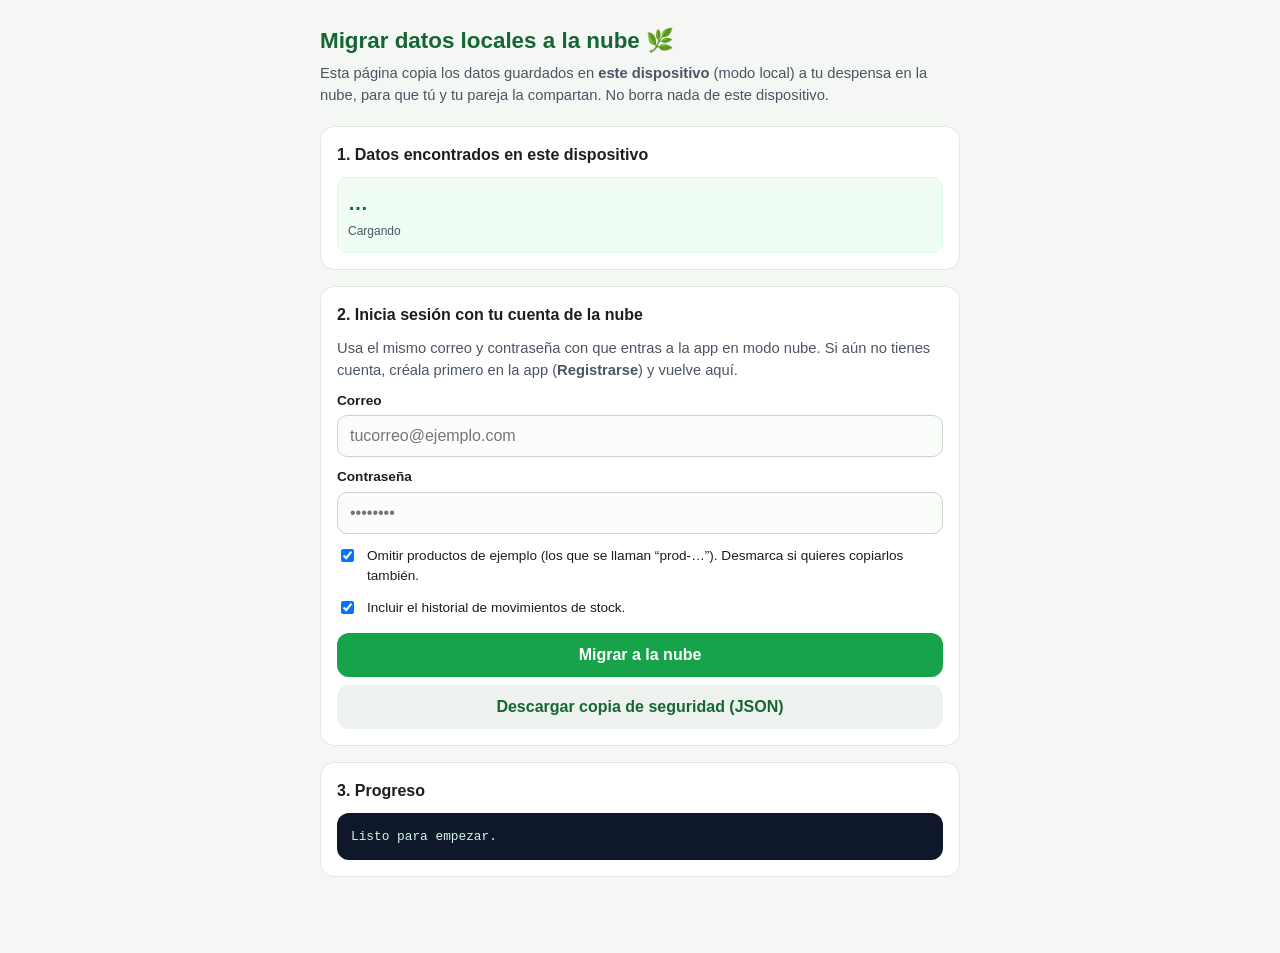
<file: migrar.html>
<!doctype html>
<html lang="es">
<head>
<meta charset="utf-8">
<meta name="viewport" content="width=device-width, initial-scale=1">
<title>Migrar datos locales a la nube · Mi Despensa</title>
<style>
  :root { color-scheme: light; }
  * { box-sizing: border-box; }
  body {
    font-family: -apple-system, BlinkMacSystemFont, "Segoe UI", Roboto, sans-serif;
    margin: 0; padding: 24px 16px 60px;
    background: #f4f7f4; color: #1b1f1b; line-height: 1.5;
  }
  .wrap { max-width: 640px; margin: 0 auto; }
  h1 { font-size: 1.4rem; margin: 0 0 4px; color: #166534; }
  .sub { color: #4b5563; font-size: .92rem; margin: 0 0 20px; }
  .card {
    background: #fff; border: 1px solid #e2e8e2; border-radius: 14px;
    padding: 16px; margin-bottom: 16px;
  }
  h2 { font-size: 1rem; margin: 0 0 10px; }
  label { display: block; font-size: .85rem; font-weight: 600; margin: 10px 0 4px; }
  input[type=email], input[type=password], input[type=text] {
    width: 100%; padding: 11px 12px; border: 1px solid #cbd5cb; border-radius: 10px;
    font-size: 1rem; background: #fbfdfb;
  }
  .check { display: flex; gap: 10px; align-items: flex-start; margin-top: 12px; font-size: .88rem; }
  .check input { margin-top: 3px; }
  button {
    width: 100%; padding: 13px; border: 0; border-radius: 12px; font-size: 1rem;
    font-weight: 700; cursor: pointer; margin-top: 14px;
  }
  .primary { background: #16a34a; color: #fff; }
  .primary:disabled { background: #9ca3af; cursor: not-allowed; }
  .ghost { background: #eef2ee; color: #166534; margin-top: 8px; }
  pre#log {
    background: #0f172a; color: #d1fae5; padding: 14px; border-radius: 12px;
    font-size: .8rem; line-height: 1.5; white-space: pre-wrap; word-break: break-word;
    max-height: 340px; overflow: auto; margin: 0;
  }
  .stats { display: grid; grid-template-columns: repeat(auto-fit, minmax(110px, 1fr)); gap: 10px; }
  .stat { background: #f0fdf4; border: 1px solid #dcfce7; border-radius: 10px; padding: 10px; }
  .stat b { display: block; font-size: 1.25rem; color: #166534; }
  .stat span { font-size: .75rem; color: #4b5563; }
  .warn { background: #fffbeb; border: 1px solid #fde68a; color: #92400e; padding: 12px; border-radius: 10px; font-size: .86rem; }
  .ok { color: #16a34a; font-weight: 700; }
  a { color: #166534; }
</style>
</head>
<body>
<div class="wrap">
  <h1>Migrar datos locales a la nube 🌿</h1>
  <p class="sub">Esta página copia los datos guardados en <b>este dispositivo</b> (modo local) a tu despensa en la nube, para que tú y tu pareja la compartan. No borra nada de este dispositivo.</p>

  <div class="card">
    <h2>1. Datos encontrados en este dispositivo</h2>
    <div id="resumen" class="stats"><div class="stat"><b>…</b><span>Cargando</span></div></div>
  </div>

  <div class="card">
    <h2>2. Inicia sesión con tu cuenta de la nube</h2>
    <p class="sub" style="margin-bottom:6px">Usa el mismo correo y contraseña con que entras a la app en modo nube. Si aún no tienes cuenta, créala primero en la app (<b>Registrarse</b>) y vuelve aquí.</p>
    <form id="form">
      <label for="email">Correo</label>
      <input id="email" type="email" autocomplete="username" placeholder="tucorreo@ejemplo.com" required>
      <label for="password">Contraseña</label>
      <input id="password" type="password" autocomplete="current-password" placeholder="••••••••" required>

      <div class="check">
        <input id="skipDemo" type="checkbox" checked>
        <label for="skipDemo" style="margin:0;font-weight:500">Omitir productos de ejemplo (los que se llaman “prod-…”). Desmarca si quieres copiarlos también.</label>
      </div>
      <div class="check">
        <input id="includeMovs" type="checkbox" checked>
        <label for="includeMovs" style="margin:0;font-weight:500">Incluir el historial de movimientos de stock.</label>
      </div>

      <button id="go" type="submit" class="primary">Migrar a la nube</button>
      <button id="backup" type="button" class="ghost">Descargar copia de seguridad (JSON)</button>
    </form>
  </div>

  <div class="card">
    <h2>3. Progreso</h2>
    <pre id="log">Listo para empezar.</pre>
  </div>
</div>

<script src="./config.js"></script>
<script type="module">
import { createClient } from "https://esm.sh/@supabase/supabase-js@2";

const KEYS = {
  products: "mi_despensa_products",
  barcodes: "mi_despensa_barcodes",
  movements: "mi_despensa_movements",
  pantries: "mi_despensa_pantries",
  members: "mi_despensa_members",
  users: "mi_despensa_users",
  session: "mi_despensa_session"
};

const $ = (id) => document.getElementById(id);
const logEl = $("log");
function log(text) {
  logEl.textContent += "\n" + text;
  logEl.scrollTop = logEl.scrollHeight;
}
function clearLog() { logEl.textContent = "Iniciando…"; }

function read(key) {
  try {
    const raw = localStorage.getItem(key);
    return raw ? JSON.parse(raw) : null;
  } catch { return null; }
}

const local = {
  products: read(KEYS.products) || [],
  barcodes: read(KEYS.barcodes) || [],
  movements: read(KEYS.movements) || [],
  pantries: read(KEYS.pantries) || [],
  users: read(KEYS.users) || []
};

// --- Resumen ---
$("resumen").innerHTML = [
  [local.products.length, "productos"],
  [local.barcodes.length, "códigos de barras"],
  [local.movements.length, "movimientos"],
  [local.pantries.length, "despensas locales"]
].map(([n, label]) => `<div class="stat"><b>${n}</b><span>${label}</span></div>`).join("");

if (!local.products.length && !local.movements.length) {
  document.querySelector("#resumen").insertAdjacentHTML("afterend",
    `<p class="warn" style="margin-top:12px">No se encontraron datos locales <b>en este navegador/dispositivo</b>. Si agregaste productos en otro teléfono o navegador, abre esta misma página ahí. También puedes seguir y crear una despensa nueva.</p>`);
}

// --- Copia de seguridad ---
$("backup").addEventListener("click", () => {
  const dump = {};
  for (const [name, key] of Object.entries(KEYS)) dump[name] = read(key);
  const blob = new Blob([JSON.stringify(dump, null, 2)], { type: "application/json" });
  const a = document.createElement("a");
  a.href = URL.createObjectURL(blob);
  a.download = "mi-despensa-local-backup.json";
  a.click();
  URL.revokeObjectURL(a.href);
});

// --- Migración ---
const isDemoId = (id) => /^prod-\d+$/.test(String(id || ""));

$("form").addEventListener("submit", async (e) => {
  e.preventDefault();
  const btn = $("go");
  btn.disabled = true;
  clearLog();

  try {
    const cfg = window.MI_DESPENSA_CONFIG || {};
    const configured = cfg.SUPABASE_URL?.startsWith("https://") &&
      cfg.SUPABASE_ANON_KEY && !cfg.SUPABASE_ANON_KEY.includes("PEGA_AQUI");
    if (!configured) {
      log("❌ config.js todavía no tiene las claves de Supabase.");
      log("   Sube la versión nueva a GitHub Pages y vuelve a entrar (recarga forzada).");
      return;
    }

    const email = $("email").value.trim();
    const password = $("password").value;
    const skipDemo = $("skipDemo").checked;
    const includeMovs = $("includeMovs").checked;

    const client = createClient(cfg.SUPABASE_URL, cfg.SUPABASE_ANON_KEY);

    log("🔐 Iniciando sesión…");
    const { data: auth, error: authError } = await client.auth.signInWithPassword({ email, password });
    if (authError) { log("❌ " + authError.message); return; }
    const userId = auth.user.id;
    log("✅ Sesión iniciada como " + (auth.user.email || userId));

    // Despensa destino
    log("\n🏠 Buscando tu despensa en la nube…");
    const { data: members, error: memError } = await client
      .from("pantry_members")
      .select("pantry_id, role, pantries(id, name)")
      .eq("user_id", userId);
    if (memError) { log("❌ " + memError.message); return; }

    let pantryId = null;
    let pantryName = "";
    if (members?.length) {
      pantryId = members[0].pantry_id;
      pantryName = members[0].pantries?.name || "Mi Despensa";
      log("✅ Usando la despensa existente: " + pantryName);
    } else {
      pantryName = local.pantries[0]?.name || "Mi Despensa (Hogar)";
      const { data: pantry, error: pErr } = await client
        .from("pantries")
        .insert({ name: pantryName, owner_id: userId })
        .select()
        .single();
      if (pErr) { log("❌ No se pudo crear la despensa: " + pErr.message); return; }
      pantryId = pantry.id;
      const { error: mErr } = await client
        .from("pantry_members")
        .insert({ pantry_id: pantryId, user_id: userId, role: "owner" });
      if (mErr) { log("❌ No se pudo unir a la despensa: " + mErr.message); return; }
      log("✅ Despensa creada: " + pantryName);
    }

    // Productos existentes (para no duplicar)
    const { data: existing } = await client.from("products").select("name").eq("pantry_id", pantryId);
    const usedNames = new Set((existing || []).map((p) => (p.name || "").toLowerCase().trim()));

    const localUserName = local.users[0]?.name || "Tú";
    const idMap = new Map();
    let created = 0, skippedDemo = 0, skippedDup = 0, failed = 0;

    log("\n📦 Copiando productos…");
    for (const p of local.products) {
      if (skipDemo && isDemoId(p.id)) { skippedDemo++; continue; }
      const name = (p.name || "").trim();
      if (!name) { failed++; continue; }
      if (usedNames.has(name.toLowerCase())) { skippedDup++; continue; }

      const payload = {
        pantry_id: pantryId,
        name,
        brand: p.brand ?? null,
        format: p.format ?? null,
        quantity: Number(p.quantity) || 0,
        unit: p.unit || "unidades",
        min_quantity: Number(p.min_quantity) || 0,
        location: p.location ?? null,
        expiry_date: p.expiry_date || null,
        expiry_alert: !!p.expiry_alert,
        expiry_days_before: Number(p.expiry_days_before) || 3,
        in_shopping_cart: !!p.in_shopping_cart,
        photo_url: p.photo_url ?? null,
        batches: Array.isArray(p.batches) ? p.batches : []
      };
      const { data: ins, error } = await client.from("products").insert(payload).select("id").single();
      if (error) {
        failed++;
        log("   ⚠️ " + name + ": " + error.message);
        continue;
      }
      idMap.set(p.id, ins.id);
      usedNames.add(name.toLowerCase());
      created++;
    }
    log(`   ✅ ${created} productos copiados · ${skippedDup} duplicados omitidos · ${skippedDemo} de ejemplo omitidos · ${failed} con error`);

    // Códigos de barras
    let codes = 0;
    if (idMap.size) {
      log("\n🏷️ Copiando códigos de barras…");
      const rows = [];
      const seen = new Set();
      for (const b of local.barcodes) {
        const newId = idMap.get(b.product_id);
        if (!newId || !b.barcode) continue;
        const key = newId + "|" + b.barcode;
        if (seen.has(key)) continue;
        seen.add(key);
        rows.push({ pantry_id: pantryId, product_id: newId, barcode: String(b.barcode) });
      }
      if (rows.length) {
        const { error } = await client.from("product_barcodes").insert(rows);
        if (error) log("   ⚠️ " + error.message); else codes = rows.length;
      }
      log(`   ✅ ${codes} códigos copiados`);
    }

    // Movimientos
    let movs = 0, movFailed = 0;
    if (includeMovs && idMap.size && local.movements.length) {
      log("\n📜 Copiando historial de movimientos…");
      for (const m of local.movements) {
        const newId = idMap.get(m.product_id);
        if (!newId) continue;
        const row = {
          pantry_id: pantryId,
          product_id: newId,
          user_id: userId,
          user_name: m.user_name || localUserName,
          movement_type: m.movement_type || "adjustment",
          quantity: Number(m.quantity) || 0,
          delta: Number(m.delta) || 0,
          note: m.note ?? null
        };
        if (m.created_at) row.created_at = m.created_at;
        const { error } = await client.from("stock_movements").insert(row);
        if (error) movFailed++; else movs++;
      }
      log(`   ✅ ${movs} movimientos copiados${movFailed ? " · " + movFailed + " con error" : ""}`);
    }

    log("\n🎉 ¡Listo! Los datos ya están en la nube.");
    log("   Abre la app (index.html) e inicia sesión con el mismo correo para verlos.");
    if (!local.products.length) log("   (No había productos locales en este dispositivo.)");
  } catch (err) {
    log("❌ Error inesperado: " + (err?.message || err));
  } finally {
    btn.disabled = false;
  }
});
</script>
</body>
</html>
</file>
